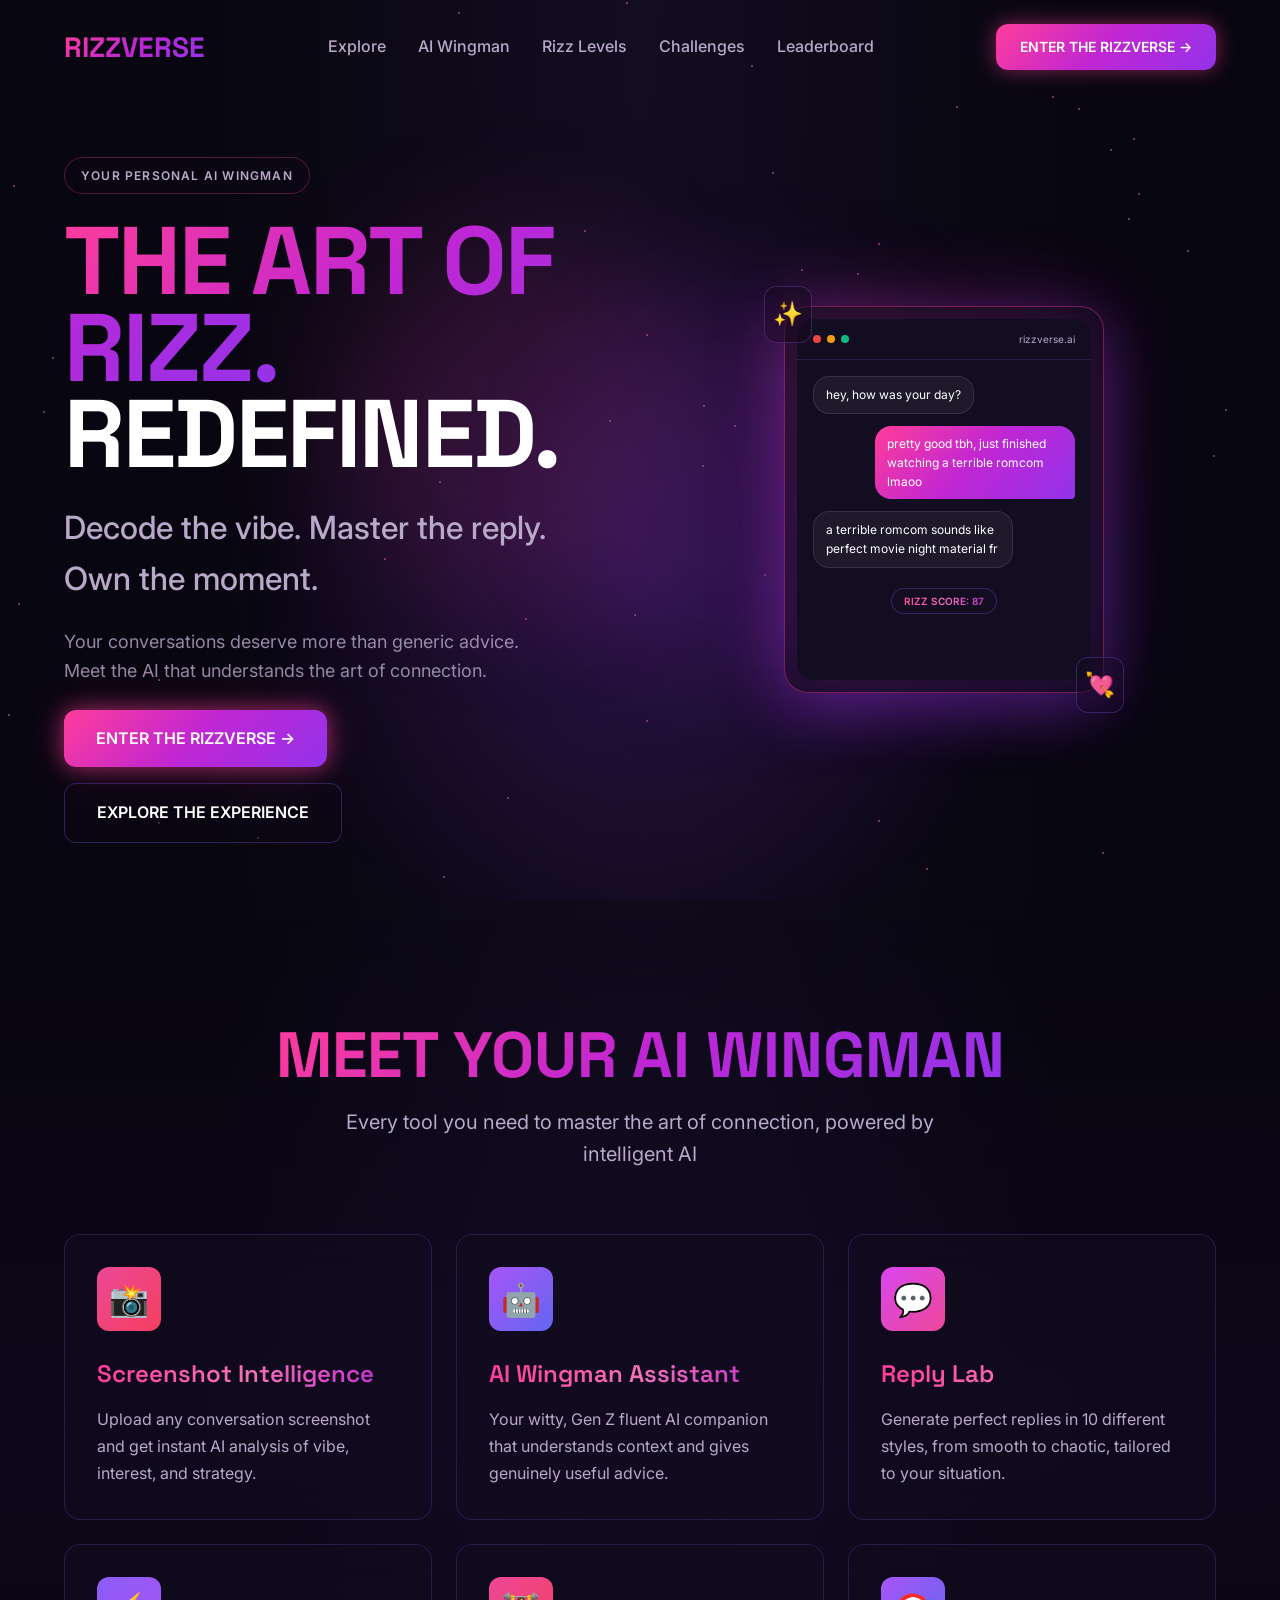
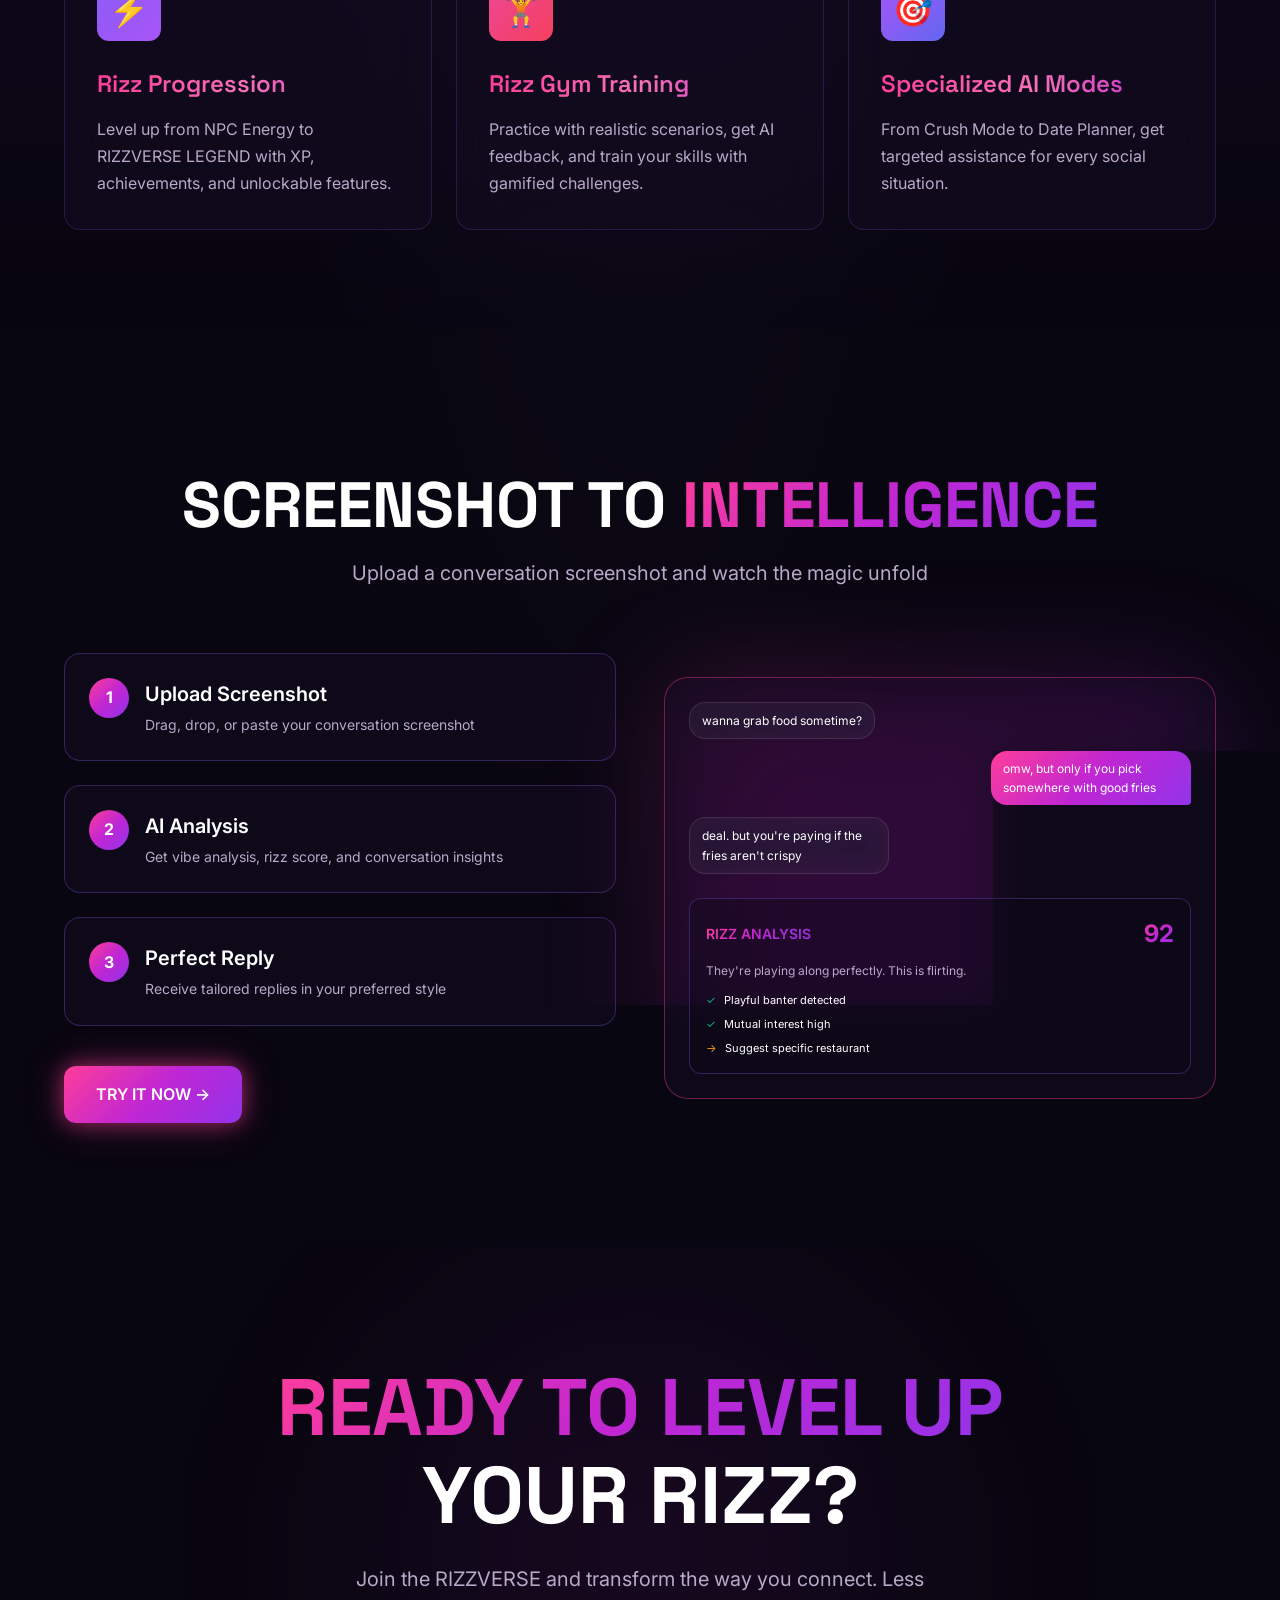
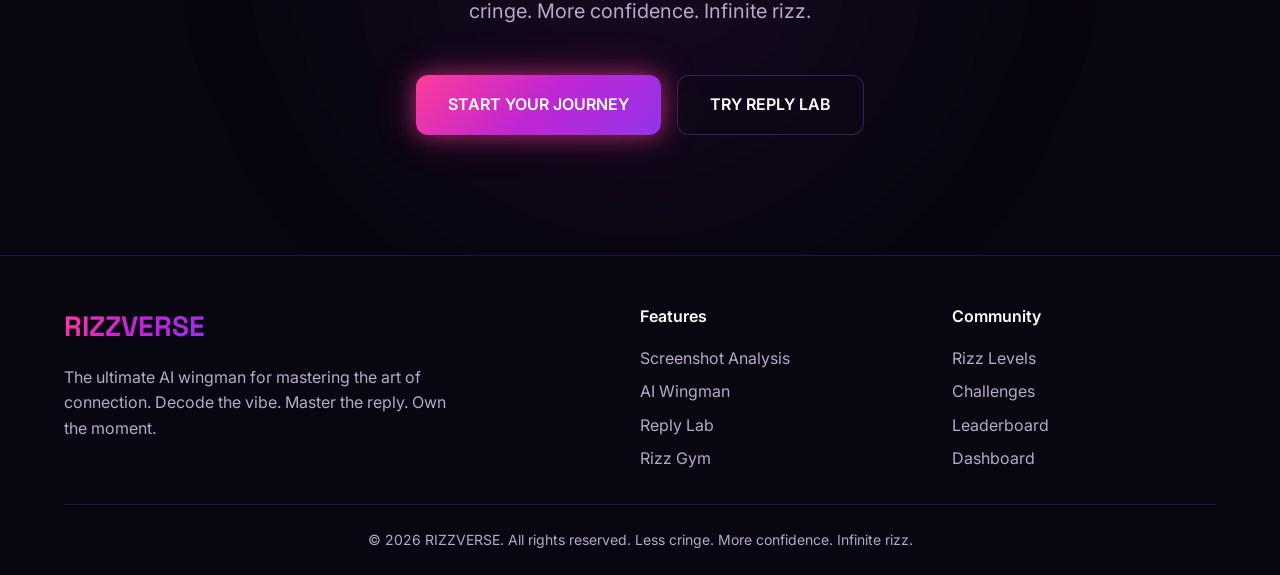
<file: index.html>
<!DOCTYPE html>
<html lang="en" class="dark">
<head>
    <meta charset="UTF-8">
    <meta name="viewport" content="width=device-width, initial-scale=1.0, maximum-scale=5.0">
    <title>RIZZVERSE | MASTER THE ART OF THE REPLY</title>
    <meta name="description" content="The ultimate AI wingman for Gen Z. Decode the vibe. Master the reply. Own the moment.">
    <meta name="keywords" content="rizz, ai wingman, dating advice, conversation assistant, flirting tips">
    
    <!-- Fonts -->
    <link rel="preconnect" href="https://fonts.googleapis.com">
    <link rel="preconnect" href="https://fonts.gstatic.com" crossorigin>
    <link href="https://fonts.googleapis.com/css2?family=Inter:wght@300;400;500;600;700;800;900&family=Space+Grotesk:wght@300;400;500;600;700&display=swap" rel="stylesheet">
    
    <!-- Icons -->
    <link rel="stylesheet" href="https://cdn.jsdelivr.net/npm/bootstrap-icons@1.11.1/font/bootstrap-icons.css">
    
    <!-- Styles -->
    <link rel="stylesheet" href="css/style.css">
    <link rel="stylesheet" href="css/animations.css">
    <link rel="stylesheet" href="css/mobile.css">
    
    <!-- Open Graph -->
    <meta property="og:title" content="RIZZVERSE | MASTER THE ART OF THE REPLY">
    <meta property="og:description" content="The ultimate AI wingman for Gen Z. Decode the vibe. Master the reply. Own the moment.">
    <meta property="og:type" content="website">
    <meta property="og:url" content="https://yourusername.github.io/rizzverse/">
    
    <!-- Twitter -->
    <meta name="twitter:card" content="summary_large_image">
    <meta name="twitter:title" content="RIZZVERSE | MASTER THE ART OF THE REPLY">
    <meta name="twitter:description" content="The ultimate AI wingman for Gen Z. Decode the vibe. Master the reply. Own the moment.">
</head>
<body>
    <!-- Particles Background -->
    <div class="particles" id="particles"></div>
    
    <!-- Navigation -->
    <nav class="navbar" id="navbar">
        <div class="nav-container">
            <a href="index.html" class="nav-logo">
                <span class="gradient-text">RIZZVERSE</span>
            </a>
            
            <button class="nav-toggle" id="navToggle" aria-label="Menu">
                <span></span>
                <span></span>
                <span></span>
            </button>
            
            <ul class="nav-menu" id="navMenu">
                <li class="nav-item">
                    <a href="#features" class="nav-link">Explore</a>
                </li>
                <li class="nav-item">
                    <a href="pages/wingman.html" class="nav-link">AI Wingman</a>
                </li>
                <li class="nav-item">
                    <a href="pages/levels.html" class="nav-link">Rizz Levels</a>
                </li>
                <li class="nav-item">
                    <a href="pages/challenges.html" class="nav-link">Challenges</a>
                </li>
                <li class="nav-item">
                    <a href="pages/leaderboard.html" class="nav-link">Leaderboard</a>
                </li>
                <li class="nav-item nav-item-mobile">
                    <a href="pages/analyse.html" class="nav-link">Get Started</a>
                </li>
            </ul>
            
            <div class="nav-actions">
                <a href="pages/analyse.html" class="btn btn-primary">
                    <span>ENTER THE RIZZVERSE →</span>
                </a>
            </div>
        </div>
    </nav>
    
    <!-- Hero Section -->
    <section class="hero">
        <div class="hero-bg">
            <div class="hero-gradient"></div>
            <div class="hero-orb hero-orb-1"></div>
            <div class="hero-orb hero-orb-2"></div>
        </div>
        
        <div class="hero-container">
            <div class="hero-content">
                <div class="hero-badge fade-up">
                    <span>YOUR PERSONAL AI WINGMAN</span>
                </div>
                
                <h1 class="hero-title fade-up delay-1">
                    <span class="gradient-text">THE ART OF RIZZ.</span><br>
                    <span class="text-white">REDEFINED.</span>
                </h1>
                
                <p class="hero-subtitle fade-up delay-2">
                    Decode the vibe. Master the reply. Own the moment.
                </p>
                
                <p class="hero-description fade-up delay-3">
                    Your conversations deserve more than generic advice. Meet the AI that understands the art of connection.
                </p>
                
                <div class="hero-actions fade-up delay-4">
                    <a href="pages/analyse.html" class="btn btn-primary btn-large glow-pink">
                        <span>ENTER THE RIZZVERSE →</span>
                    </a>
                    <a href="#demo" class="btn btn-glass btn-large">
                        <span>EXPLORE THE EXPERIENCE</span>
                    </a>
                </div>
            </div>
            
            <!-- Hero Visual -->
            <div class="hero-visual fade-up delay-5">
                <div class="phone-container">
                    <div class="phone-glow"></div>
                    <div class="phone-frame float">
                        <div class="phone-screen">
                            <div class="phone-header">
                                <div class="phone-dots">
                                    <span></span>
                                    <span></span>
                                    <span></span>
                                </div>
                                <div class="phone-url">rizzverse.ai</div>
                            </div>
                            <div class="phone-chat">
                                <div class="chat-message chat-message-left fade-in-left delay-6">
                                    <div class="chat-bubble glass-light">
                                        <p>hey, how was your day?</p>
                                    </div>
                                </div>
                                <div class="chat-message chat-message-right fade-in-right delay-7">
                                    <div class="chat-bubble chat-bubble-gradient">
                                        <p>pretty good tbh, just finished watching a terrible romcom lmaoo</p>
                                    </div>
                                </div>
                                <div class="chat-message chat-message-left fade-in-left delay-8">
                                    <div class="chat-bubble glass-light">
                                        <p>a terrible romcom sounds like perfect movie night material fr</p>
                                    </div>
                                </div>
                                <div class="chat-score fade-in delay-9">
                                    <span class="score-badge">RIZZ SCORE: 87</span>
                                </div>
                            </div>
                        </div>
                    </div>
                    <div class="floating-element floating-1">✨</div>
                    <div class="floating-element floating-2">💘</div>
                </div>
            </div>
        </div>
    </section>
    
    <!-- Features Section -->
    <section class="features" id="features">
        <div class="section-bg"></div>
        <div class="container">
            <div class="section-header fade-up">
                <h2 class="section-title">
                    <span class="gradient-text">MEET YOUR AI WINGMAN</span>
                </h2>
                <p class="section-subtitle">
                    Every tool you need to master the art of connection, powered by intelligent AI
                </p>
            </div>
            
            <div class="features-grid">
                <div class="feature-card fade-up delay-1">
                    <div class="feature-glow"></div>
                    <div class="feature-icon feature-icon-pink">📸</div>
                    <h3 class="feature-title gradient-text-horizontal">Screenshot Intelligence</h3>
                    <p class="feature-description">Upload any conversation screenshot and get instant AI analysis of vibe, interest, and strategy.</p>
                </div>
                
                <div class="feature-card fade-up delay-2">
                    <div class="feature-glow"></div>
                    <div class="feature-icon feature-icon-purple">🤖</div>
                    <h3 class="feature-title gradient-text-horizontal">AI Wingman Assistant</h3>
                    <p class="feature-description">Your witty, Gen Z fluent AI companion that understands context and gives genuinely useful advice.</p>
                </div>
                
                <div class="feature-card fade-up delay-3">
                    <div class="feature-glow"></div>
                    <div class="feature-icon feature-icon-magenta">💬</div>
                    <h3 class="feature-title gradient-text-horizontal">Reply Lab</h3>
                    <p class="feature-description">Generate perfect replies in 10 different styles, from smooth to chaotic, tailored to your situation.</p>
                </div>
                
                <div class="feature-card fade-up delay-1">
                    <div class="feature-glow"></div>
                    <div class="feature-icon feature-icon-violet">⚡</div>
                    <h3 class="feature-title gradient-text-horizontal">Rizz Progression</h3>
                    <p class="feature-description">Level up from NPC Energy to RIZZVERSE LEGEND with XP, achievements, and unlockable features.</p>
                </div>
                
                <div class="feature-card fade-up delay-2">
                    <div class="feature-glow"></div>
                    <div class="feature-icon feature-icon-pink">🏋️</div>
                    <h3 class="feature-title gradient-text-horizontal">Rizz Gym Training</h3>
                    <p class="feature-description">Practice with realistic scenarios, get AI feedback, and train your skills with gamified challenges.</p>
                </div>
                
                <div class="feature-card fade-up delay-3">
                    <div class="feature-glow"></div>
                    <div class="feature-icon feature-icon-purple">🎯</div>
                    <h3 class="feature-title gradient-text-horizontal">Specialized AI Modes</h3>
                    <p class="feature-description">From Crush Mode to Date Planner, get targeted assistance for every social situation.</p>
                </div>
            </div>
        </div>
    </section>
    
    <!-- Demo Section -->
    <section class="demo" id="demo">
        <div class="container">
            <div class="section-header fade-up">
                <h2 class="section-title">
                    <span class="text-white">SCREENSHOT TO </span>
                    <span class="gradient-text">INTELLIGENCE</span>
                </h2>
                <p class="section-subtitle">
                    Upload a conversation screenshot and watch the magic unfold
                </p>
            </div>
            
            <div class="demo-grid">
                <div class="demo-steps fade-up">
                    <div class="demo-step">
                        <div class="demo-step-number">1</div>
                        <div class="demo-step-content">
                            <h3>Upload Screenshot</h3>
                            <p>Drag, drop, or paste your conversation screenshot</p>
                        </div>
                    </div>
                    <div class="demo-step">
                        <div class="demo-step-number">2</div>
                        <div class="demo-step-content">
                            <h3>AI Analysis</h3>
                            <p>Get vibe analysis, rizz score, and conversation insights</p>
                        </div>
                    </div>
                    <div class="demo-step">
                        <div class="demo-step-number">3</div>
                        <div class="demo-step-content">
                            <h3>Perfect Reply</h3>
                            <p>Receive tailored replies in your preferred style</p>
                        </div>
                    </div>
                    <a href="pages/analyse.html" class="btn btn-primary btn-large glow-pink demo-btn">
                        <span>TRY IT NOW →</span>
                    </a>
                </div>
                
                <div class="demo-visual fade-up delay-2">
                    <div class="demo-glow"></div>
                    <div class="demo-card glass-strong">
                        <div class="demo-chat">
                            <div class="chat-message chat-message-left">
                                <div class="chat-bubble glass-light">
                                    <p>wanna grab food sometime?</p>
                                </div>
                            </div>
                            <div class="chat-message chat-message-right">
                                <div class="chat-bubble chat-bubble-gradient">
                                    <p>omw, but only if you pick somewhere with good fries</p>
                                </div>
                            </div>
                            <div class="chat-message chat-message-left">
                                <div class="chat-bubble glass-light">
                                    <p>deal. but you're paying if the fries aren't crispy</p>
                                </div>
                            </div>
                        </div>
                        <div class="demo-analysis">
                            <div class="analysis-header">
                                <span class="analysis-title gradient-text">RIZZ ANALYSIS</span>
                                <span class="analysis-score gradient-text">92</span>
                            </div>
                            <p class="analysis-vibe">They're playing along perfectly. This is flirting.</p>
                            <div class="analysis-points">
                                <div class="analysis-point">
                                    <span class="point-check">✓</span>
                                    <span>Playful banter detected</span>
                                </div>
                                <div class="analysis-point">
                                    <span class="point-check">✓</span>
                                    <span>Mutual interest high</span>
                                </div>
                                <div class="analysis-point">
                                    <span class="point-arrow">→</span>
                                    <span>Suggest specific restaurant</span>
                                </div>
                            </div>
                        </div>
                    </div>
                </div>
            </div>
        </div>
    </section>
    
    <!-- CTA Section -->
    <section class="cta">
        <div class="cta-bg">
            <div class="cta-orb"></div>
        </div>
        <div class="container">
            <div class="cta-content fade-up">
                <h2 class="cta-title">
                    <span class="gradient-text">READY TO LEVEL UP</span><br>
                    <span class="text-white">YOUR RIZZ?</span>
                </h2>
                <p class="cta-subtitle">
                    Join the RIZZVERSE and transform the way you connect. Less cringe. More confidence. Infinite rizz.
                </p>
                <div class="cta-actions">
                    <a href="pages/analyse.html" class="btn btn-primary btn-large glow-pink">
                        <span>START YOUR JOURNEY</span>
                    </a>
                    <a href="pages/reply-lab.html" class="btn btn-glass btn-large">
                        <span>TRY REPLY LAB</span>
                    </a>
                </div>
            </div>
        </div>
    </section>
    
    <!-- Footer -->
    <footer class="footer">
        <div class="container">
            <div class="footer-grid">
                <div class="footer-brand">
                    <a href="index.html" class="footer-logo">
                        <span class="gradient-text">RIZZVERSE</span>
                    </a>
                    <p class="footer-description">
                        The ultimate AI wingman for mastering the art of connection. Decode the vibe. Master the reply. Own the moment.
                    </p>
                </div>
                <div class="footer-links">
                    <h4>Features</h4>
                    <ul>
                        <li><a href="pages/analyse.html">Screenshot Analysis</a></li>
                        <li><a href="pages/wingman.html">AI Wingman</a></li>
                        <li><a href="pages/reply-lab.html">Reply Lab</a></li>
                        <li><a href="pages/gym.html">Rizz Gym</a></li>
                    </ul>
                </div>
                <div class="footer-links">
                    <h4>Community</h4>
                    <ul>
                        <li><a href="pages/levels.html">Rizz Levels</a></li>
                        <li><a href="pages/challenges.html">Challenges</a></li>
                        <li><a href="pages/leaderboard.html">Leaderboard</a></li>
                        <li><a href="pages/dashboard.html">Dashboard</a></li>
                    </ul>
                </div>
            </div>
            <div class="footer-bottom">
                <p>&copy; 2026 RIZZVERSE. All rights reserved. Less cringe. More confidence. Infinite rizz.</p>
            </div>
        </div>
    </footer>
    
    <!-- Scripts -->
    <script src="js/main.js"></script>
    <script src="js/animations.js"></script>
</body>
</html>
</file>
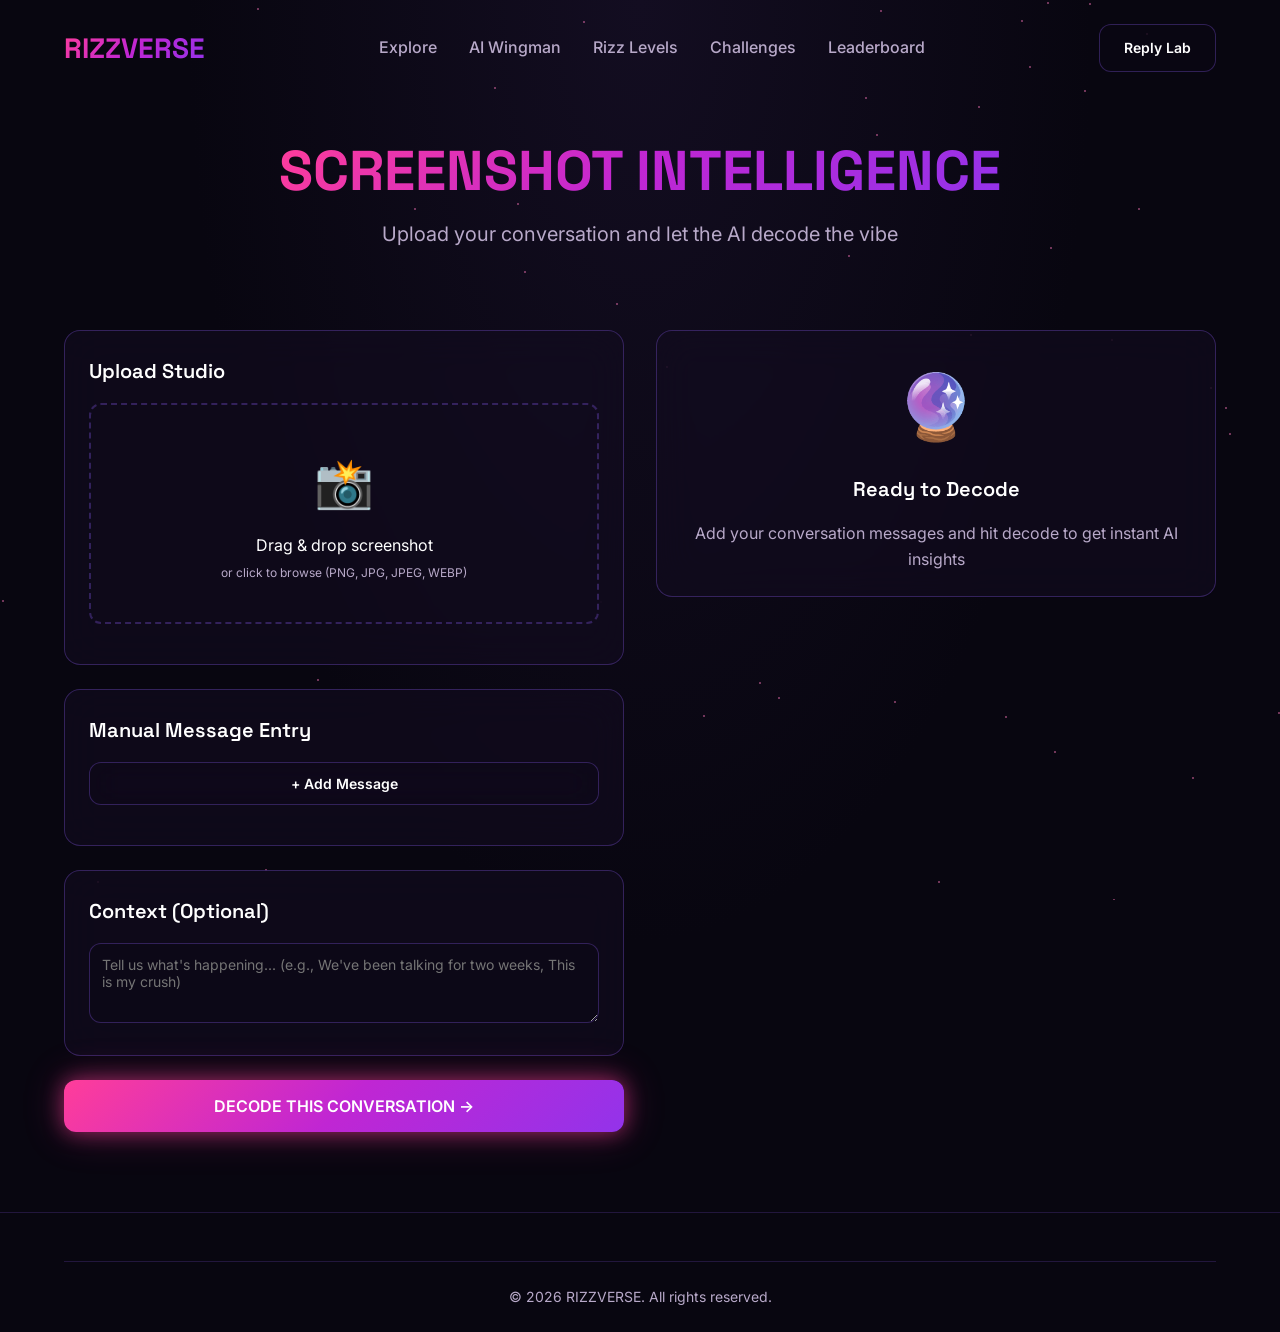
<file: pages/analyse.html>
<!DOCTYPE html>
<html lang="en" class="dark">
<head>
    <meta charset="UTF-8">
    <meta name="viewport" content="width=device-width, initial-scale=1.0, maximum-scale=5.0">
    <title>Screenshot Intelligence | RIZZVERSE</title>
    <meta name="description" content="Upload your conversation screenshot and get AI-powered analysis of vibe, interest, and strategy.">
    
    <link rel="preconnect" href="https://fonts.googleapis.com">
    <link rel="preconnect" href="https://fonts.gstatic.com" crossorigin>
    <link href="https://fonts.googleapis.com/css2?family=Inter:wght@300;400;500;600;700;800;900&family=Space+Grotesk:wght@300;400;500;600;700&display=swap" rel="stylesheet">
    <link rel="stylesheet" href="https://cdn.jsdelivr.net/npm/bootstrap-icons@1.11.1/font/bootstrap-icons.css">
    
    <link rel="stylesheet" href="../css/style.css">
    <link rel="stylesheet" href="../css/animations.css">
    <link rel="stylesheet" href="../css/mobile.css">
    <link rel="stylesheet" href="pages.css">
</head>
<body>
    <div class="particles" id="particles"></div>
    
    <nav class="navbar scrolled" id="navbar">
        <div class="nav-container">
            <a href="../index.html" class="nav-logo">
                <span class="gradient-text">RIZZVERSE</span>
            </a>
            <button class="nav-toggle" id="navToggle">
                <span></span><span></span><span></span>
            </button>
            <ul class="nav-menu" id="navMenu">
                <li class="nav-item"><a href="../index.html#features" class="nav-link">Explore</a></li>
                <li class="nav-item"><a href="wingman.html" class="nav-link">AI Wingman</a></li>
                <li class="nav-item"><a href="levels.html" class="nav-link">Rizz Levels</a></li>
                <li class="nav-item"><a href="challenges.html" class="nav-link">Challenges</a></li>
                <li class="nav-item"><a href="leaderboard.html" class="nav-link">Leaderboard</a></li>
            </ul>
            <div class="nav-actions">
                <a href="reply-lab.html" class="btn btn-glass">Reply Lab</a>
            </div>
        </div>
    </nav>
    
    <main class="page-main">
        <section class="page-hero">
            <div class="container">
                <div class="page-hero-content fade-up">
                    <h1 class="page-title">
                        <span class="gradient-text">SCREENSHOT INTELLIGENCE</span>
                    </h1>
                    <p class="page-subtitle">Upload your conversation and let the AI decode the vibe</p>
                </div>
            </div>
        </section>
        
        <section class="page-content">
            <div class="container">
                <div class="analyse-grid">
                    <div class="analyse-input fade-up">
                        <div class="card glass-strong">
                            <h2 class="card-title">Upload Studio</h2>
                            <div class="upload-zone" id="uploadZone">
                                <input type="file" id="fileInput" accept="image/*" hidden>
                                <div class="upload-icon">📸</div>
                                <p class="upload-text">Drag & drop screenshot</p>
                                <p class="upload-subtext">or click to browse (PNG, JPG, JPEG, WEBP)</p>
                            </div>
                            <div id="uploadPreview" class="upload-preview" style="display: none;"></div>
                        </div>
                        
                        <div class="card glass-strong">
                            <h3 class="card-title">Manual Message Entry</h3>
                            <button class="btn btn-glass" id="addMessageBtn" style="width: 100%; margin-bottom: 16px;">
                                + Add Message
                            </button>
                            <div id="messagesList" class="messages-list"></div>
                        </div>
                        
                        <div class="card glass-strong">
                            <h3 class="card-title">Context (Optional)</h3>
                            <textarea id="contextInput" class="input-textarea" placeholder="Tell us what's happening... (e.g., We've been talking for two weeks, This is my crush)"></textarea>
                        </div>
                        
                        <button class="btn btn-primary btn-large glow-pink" id="analyseBtn" style="width: 100%;">
                            <span>DECODE THIS CONVERSATION →</span>
                        </button>
                    </div>
                    
                    <div class="analyse-output fade-up delay-2">
                        <div id="processingState" class="card glass-strong" style="display: none;">
                            <h2 class="card-title text-center gradient-text">PROCESSING</h2>
                            <div class="processing-steps">
                                <div class="processing-step" data-step="1">
                                    <div class="step-number">01</div>
                                    <span>Extracting messages</span>
                                </div>
                                <div class="processing-step" data-step="2">
                                    <div class="step-number">02</div>
                                    <span>Understanding context</span>
                                </div>
                                <div class="processing-step" data-step="3">
                                    <div class="step-number">03</div>
                                    <span>Reading conversational tone</span>
                                </div>
                                <div class="processing-step" data-step="4">
                                    <div class="step-number">04</div>
                                    <span>Evaluating communication</span>
                                </div>
                                <div class="processing-step" data-step="5">
                                    <div class="step-number">05</div>
                                    <span>Generating your strategy</span>
                                </div>
                            </div>
                        </div>
                        
                        <div id="resultState" style="display: none;">
                            <div class="card glass-strong result-score">
                                <h2 class="card-title text-center">RIZZ SCORE</h2>
                                <div class="score-circle">
                                    <svg class="score-svg" viewBox="0 0 200 200">
                                        <circle cx="100" cy="100" r="88" stroke="rgba(147, 51, 234, 0.3)" stroke-width="12" fill="none"/>
                                        <circle cx="100" cy="100" r="88" stroke="url(#scoreGradient)" stroke-width="12" fill="none" 
                                                stroke-linecap="round" stroke-dasharray="0 553" id="scoreProgress"/>
                                        <defs>
                                            <linearGradient id="scoreGradient" x1="0%" y1="0%" x2="100%" y2="0%">
                                                <stop offset="0%" style="stop-color:#FF3D9A"/>
                                                <stop offset="50%" style="stop-color:#C026D3"/>
                                                <stop offset="100%" style="stop-color:#9333EA"/>
                                            </linearGradient>
                                        </defs>
                                    </svg>
                                    <div class="score-text">
                                        <span class="score-number" id="scoreNumber">0</span>
                                        <span class="score-total">/ 100</span>
                                    </div>
                                </div>
                                <p class="score-vibe">Vibe: <span id="vibeText">Loading...</span></p>
                            </div>
                            
                            <div class="card glass-strong">
                                <h3 class="card-title gradient-text-horizontal">AI VERDICT</h3>
                                <p id="verdictText" class="verdict-text"></p>
                            </div>
                            
                            <div class="card glass-strong">
                                <h3 class="card-title gradient-text-horizontal">WHAT TO DO NEXT</h3>
                                <div id="suggestionsList" class="suggestions-list"></div>
                            </div>
                            
                            <div class="result-actions">
                                <button class="btn btn-glass" id="analyseAgainBtn" style="flex: 1;">ANALYZE ANOTHER</button>
                                <a href="reply-lab.html" class="btn btn-primary" style="flex: 1; text-align: center;">GO TO REPLY LAB →</a>
                            </div>
                        </div>
                        
                        <div id="initialState" class="card glass-strong text-center">
                            <div class="initial-icon">🔮</div>
                            <h2 class="card-title">Ready to Decode</h2>
                            <p class="initial-text">Add your conversation messages and hit decode to get instant AI insights</p>
                        </div>
                    </div>
                </div>
            </div>
        </section>
    </main>
    
    <footer class="footer">
        <div class="container">
            <div class="footer-bottom">
                <p>&copy; 2026 RIZZVERSE. All rights reserved.</p>
            </div>
        </div>
    </footer>
    
    <script src="../js/main.js"></script>
    <script src="../js/animations.js"></script>
    <script src="analyse.js"></script>
</body>
</html>
</file>
<file: css/style.css>
/* RIZZVERSE - Main Styles */
:root {
    --bg-primary: #080610;
    --bg-secondary: #0D0917;
    --bg-tertiary: #130D21;
    --primary-pink: #FF3D9A;
    --primary-magenta: #C026D3;
    --primary-purple: #9333EA;
    --secondary-violet: #8B5CF6;
    --secondary-rose: #F472B6;
    --secondary-lavender: #D8B4FE;
    --accent-white: #FFFFFF;
    --accent-soft: #B8A9C9;
    --gradient-primary: linear-gradient(135deg, #FF3D9A 0%, #C026D3 50%, #9333EA 100%);
    --gradient-horizontal: linear-gradient(90deg, #FF3D9A 0%, #F472B6 50%, #C026D3 100%);
}

* {
    margin: 0;
    padding: 0;
    box-sizing: border-box;
}

html {
    scroll-behavior: smooth;
    scroll-padding-top: 100px;
}

body {
    background: radial-gradient(ellipse at top, var(--bg-tertiary) 0%, var(--bg-primary) 50%, var(--bg-primary) 100%);
    color: var(--accent-white);
    font-family: 'Inter', -apple-system, BlinkMacSystemFont, 'Segoe UI', 'Roboto', 'Oxygen',
        'Ubuntu', 'Cantarell', 'Fira Sans', 'Droid Sans', 'Helvetica Neue',
        sans-serif;
    line-height: 1.6;
    overflow-x: hidden;
    -webkit-font-smoothing: antialiased;
    -moz-osx-font-smoothing: grayscale;
}

/* Scrollbar */
::-webkit-scrollbar {
    width: 8px;
}

::-webkit-scrollbar-track {
    background: rgba(13, 9, 23, 0.5);
}

::-webkit-scrollbar-thumb {
    background: var(--gradient-primary);
    border-radius: 4px;
}

::-webkit-scrollbar-thumb:hover {
    background: linear-gradient(180deg, var(--secondary-rose) 0%, var(--primary-purple) 100%);
}

/* Particles */
.particles {
    position: fixed;
    top: 0;
    left: 0;
    width: 100%;
    height: 100%;
    pointer-events: none;
    z-index: 0;
    overflow: hidden;
}

.particle {
    position: absolute;
    width: 2px;
    height: 2px;
    background: rgba(244, 114, 182, 0.6);
    border-radius: 50%;
    animation: float 20s infinite linear;
}

/* Typography */
.gradient-text {
    background: var(--gradient-primary);
    -webkit-background-clip: text;
    -webkit-text-fill-color: transparent;
    background-clip: text;
}

.gradient-text-horizontal {
    background: var(--gradient-horizontal);
    -webkit-background-clip: text;
    -webkit-text-fill-color: transparent;
    background-clip: text;
}

.text-white {
    color: var(--accent-white);
}

/* Glassmorphism */
.glass {
    background: rgba(13, 9, 23, 0.4);
    backdrop-filter: blur(16px) saturate(180%);
    -webkit-backdrop-filter: blur(16px) saturate(180%);
    border: 1px solid rgba(139, 92, 246, 0.3);
}

.glass-strong {
    background: rgba(19, 13, 33, 0.6);
    backdrop-filter: blur(20px) saturate(200%);
    -webkit-backdrop-filter: blur(20px) saturate(200%);
    border: 1px solid rgba(192, 38, 211, 0.4);
}

.glass-light {
    background: rgba(255, 255, 255, 0.05);
    backdrop-filter: blur(12px) saturate(150%);
    -webkit-backdrop-filter: blur(12px) saturate(150%);
    border: 1px solid rgba(255, 255, 255, 0.1);
}

/* Buttons */
.btn {
    display: inline-flex;
    align-items: center;
    justify-content: center;
    padding: 12px 24px;
    border-radius: 12px;
    font-family: 'Inter', sans-serif;
    font-size: 14px;
    font-weight: 600;
    text-decoration: none;
    border: none;
    cursor: pointer;
    transition: all 0.3s ease;
    position: relative;
    overflow: hidden;
    white-space: nowrap;
}

.btn-primary {
    background: var(--gradient-primary);
    color: white;
    box-shadow: 0 0 20px rgba(255, 61, 154, 0.5);
}

.btn-primary:hover {
    transform: scale(1.05);
    box-shadow: 0 0 40px rgba(192, 38, 211, 0.8);
}

.btn-glass {
    background: rgba(13, 9, 23, 0.4);
    backdrop-filter: blur(16px);
    color: white;
    border: 1px solid rgba(139, 92, 246, 0.3);
}

.btn-glass:hover {
    transform: scale(1.05);
    border-color: rgba(255, 61, 154, 0.5);
    background: rgba(19, 13, 33, 0.6);
}

.btn-large {
    padding: 16px 32px;
    font-size: 16px;
}

.glow-pink {
    box-shadow: 0 0 20px rgba(255, 61, 154, 0.5), 0 0 40px rgba(255, 61, 154, 0.3);
}

/* Container */
.container {
    max-width: 1200px;
    margin: 0 auto;
    padding: 0 24px;
    position: relative;
    z-index: 1;
}

/* Navbar */
.navbar {
    position: fixed;
    top: 0;
    left: 0;
    right: 0;
    z-index: 1000;
    padding: 24px 0;
    transition: all 0.3s ease;
}

.navbar.scrolled {
    padding: 12px 0;
    background: rgba(13, 9, 23, 0.8);
    backdrop-filter: blur(20px);
    border-bottom: 1px solid rgba(139, 92, 246, 0.3);
}

.nav-container {
    max-width: 1200px;
    margin: 0 auto;
    padding: 0 24px;
    display: flex;
    align-items: center;
    justify-content: space-between;
}

.nav-logo {
    font-family: 'Space Grotesk', sans-serif;
    font-size: 28px;
    font-weight: 700;
    text-decoration: none;
    transition: transform 0.3s ease;
}

.nav-logo:hover {
    transform: scale(1.05);
}

.nav-menu {
    display: flex;
    list-style: none;
    gap: 32px;
    align-items: center;
}

.nav-link {
    color: var(--accent-soft);
    text-decoration: none;
    font-weight: 500;
    transition: color 0.3s ease;
    position: relative;
}

.nav-link:hover {
    color: white;
}

.nav-link::after {
    content: '';
    position: absolute;
    bottom: -4px;
    left: 0;
    width: 0;
    height: 2px;
    background: var(--gradient-primary);
    transition: width 0.3s ease;
}

.nav-link:hover::after {
    width: 100%;
}

.nav-actions {
    display: flex;
    align-items: center;
    gap: 16px;
}

.nav-toggle {
    display: none;
    background: transparent;
    border: none;
    cursor: pointer;
    padding: 8px;
}

.nav-toggle span {
    display: block;
    width: 25px;
    height: 2px;
    background: white;
    margin: 5px 0;
    transition: 0.3s;
}

.nav-item-mobile {
    display: none;
}

/* Hero Section */
.hero {
    min-height: 100vh;
    position: relative;
    display: flex;
    align-items: center;
    padding-top: 100px;
    overflow: hidden;
}

.hero-bg {
    position: absolute;
    inset: 0;
    z-index: 0;
}

.hero-gradient {
    position: absolute;
    top: 20%;
    left: 50%;
    transform: translateX(-50%);
    width: 800px;
    height: 800px;
    background: radial-gradient(circle, rgba(147, 51, 234, 0.2) 0%, transparent 70%);
}

.hero-orb {
    position: absolute;
    border-radius: 50%;
    filter: blur(60px);
    animation: pulse 4s ease-in-out infinite;
}

.hero-orb-1 {
    top: 25%;
    left: 25%;
    width: 384px;
    height: 384px;
    background: rgba(255, 61, 154, 0.1);
    animation-delay: 0s;
}

.hero-orb-2 {
    bottom: 25%;
    right: 25%;
    width: 384px;
    height: 384px;
    background: rgba(147, 51, 234, 0.1);
    animation-delay: 2s;
}

.hero-container {
    max-width: 1200px;
    margin: 0 auto;
    padding: 0 24px;
    display: grid;
    grid-template-columns: 1fr 1fr;
    gap: 64px;
    align-items: center;
    position: relative;
    z-index: 1;
}

.hero-content {
    display: flex;
    flex-direction: column;
    gap: 24px;
}

.hero-badge {
    display: inline-flex;
    padding: 8px 16px;
    background: rgba(13, 9, 23, 0.4);
    backdrop-filter: blur(16px);
    border: 1px solid rgba(255, 61, 154, 0.3);
    border-radius: 50px;
    font-size: 12px;
    font-weight: 600;
    letter-spacing: 0.1em;
    color: var(--accent-soft);
    width: fit-content;
}

.hero-title {
    font-family: 'Space Grotesk', sans-serif;
    font-size: clamp(48px, 8vw, 96px);
    font-weight: 700;
    line-height: 0.9;
    letter-spacing: -0.02em;
}

.hero-subtitle {
    font-size: clamp(24px, 4vw, 32px);
    color: var(--accent-soft);
    font-weight: 500;
}

.hero-description {
    font-size: 18px;
    color: rgba(184, 169, 201, 0.8);
    max-width: 500px;
}

.hero-actions {
    display: flex;
    gap: 16px;
    flex-wrap: wrap;
}

.hero-visual {
    display: flex;
    justify-content: center;
    align-items: center;
}

.phone-container {
    position: relative;
    max-width: 320px;
    width: 100%;
}

.phone-glow {
    position: absolute;
    inset: 0;
    background: var(--gradient-primary);
    border-radius: 24px;
    filter: blur(40px);
    opacity: 0.3;
    animation: pulse 3s ease-in-out infinite;
}

.phone-frame {
    position: relative;
    background: rgba(19, 13, 33, 0.6);
    backdrop-filter: blur(20px);
    border-radius: 24px;
    padding: 12px;
    border: 1px solid rgba(255, 61, 154, 0.4);
    box-shadow: 0 20px 60px rgba(147, 51, 234, 0.3);
}

.phone-screen {
    background: var(--bg-tertiary);
    border-radius: 16px;
    overflow: hidden;
}

.phone-header {
    display: flex;
    align-items: center;
    justify-content: space-between;
    padding: 12px 16px;
    border-bottom: 1px solid rgba(139, 92, 246, 0.2);
}

.phone-dots {
    display: flex;
    gap: 6px;
}

.phone-dots span {
    width: 8px;
    height: 8px;
    border-radius: 50%;
}

.phone-dots span:nth-child(1) { background: #ef4444; }
.phone-dots span:nth-child(2) { background: #f59e0b; }
.phone-dots span:nth-child(3) { background: #10b981; }

.phone-url {
    font-size: 10px;
    color: var(--accent-soft);
}

.phone-chat {
    padding: 16px;
    display: flex;
    flex-direction: column;
    gap: 12px;
    min-height: 320px;
}

.chat-message {
    display: flex;
}

.chat-message-left {
    justify-content: flex-start;
}

.chat-message-right {
    justify-content: flex-end;
}

.chat-bubble {
    max-width: 200px;
    padding: 8px 12px;
    border-radius: 16px;
    font-size: 12px;
}

.chat-bubble-left {
    border-bottom-left-radius: 4px;
}

.chat-bubble-right {
    border-bottom-right-radius: 4px;
}

.chat-bubble-gradient {
    background: var(--gradient-primary);
    color: white;
    border-bottom-right-radius: 4px;
}

.chat-score {
    display: flex;
    justify-content: center;
    margin-top: 8px;
}

.score-badge {
    padding: 4px 12px;
    background: rgba(13, 9, 23, 0.6);
    backdrop-filter: blur(12px);
    border: 1px solid rgba(139, 92, 246, 0.3);
    border-radius: 50px;
    font-size: 10px;
    font-weight: 600;
    background: var(--gradient-horizontal);
    -webkit-background-clip: text;
    -webkit-text-fill-color: transparent;
}

.floating-element {
    position: absolute;
    font-size: 24px;
    padding: 8px;
    background: rgba(13, 9, 23, 0.4);
    backdrop-filter: blur(16px);
    border-radius: 12px;
    border: 1px solid rgba(139, 92, 246, 0.3);
    animation: float 4s ease-in-out infinite;
}

.floating-1 {
    top: -20px;
    left: -20px;
    animation-delay: 0s;
}

.floating-2 {
    bottom: -20px;
    right: -20px;
    animation-delay: 2s;
}

/* Sections */
.features, .demo, .cta {
    padding: 120px 0;
    position: relative;
}

.section-bg {
    position: absolute;
    inset: 0;
    background: linear-gradient(to bottom, transparent, rgba(147, 51, 234, 0.05), transparent);
}

.section-header {
    text-align: center;
    margin-bottom: 64px;
    position: relative;
    z-index: 1;
}

.section-title {
    font-family: 'Space Grotesk', sans-serif;
    font-size: clamp(40px, 6vw, 64px);
    font-weight: 700;
    margin-bottom: 16px;
    line-height: 1.1;
}

.section-subtitle {
    font-size: 20px;
    color: var(--accent-soft);
    max-width: 600px;
    margin: 0 auto;
}

/* Features Grid */
.features-grid {
    display: grid;
    grid-template-columns: repeat(auto-fit, minmax(350px, 1fr));
    gap: 24px;
    position: relative;
    z-index: 1;
}

.feature-card {
    position: relative;
    background: rgba(19, 13, 33, 0.6);
    backdrop-filter: blur(20px);
    border-radius: 16px;
    padding: 32px;
    border: 1px solid rgba(139, 92, 246, 0.2);
    transition: all 0.3s ease;
    overflow: hidden;
}

.feature-card:hover {
    transform: scale(1.02) translateY(-5px);
    border-color: rgba(255, 61, 154, 0.4);
}

.feature-glow {
    position: absolute;
    inset: 0;
    background: var(--gradient-primary);
    opacity: 0;
    filter: blur(40px);
    transition: opacity 0.5s ease;
}

.feature-card:hover .feature-glow {
    opacity: 0.1;
}

.feature-icon {
    width: 64px;
    height: 64px;
    border-radius: 12px;
    display: flex;
    align-items: center;
    justify-content: center;
    font-size: 32px;
    margin-bottom: 24px;
    position: relative;
    z-index: 1;
    transition: transform 0.3s ease;
}

.feature-card:hover .feature-icon {
    transform: scale(1.1);
}

.feature-icon-pink { background: linear-gradient(135deg, #ec4899, #f43f5e); }
.feature-icon-purple { background: linear-gradient(135deg, #a855f7, #6366f1); }
.feature-icon-magenta { background: linear-gradient(135deg, #d946ef, #ec4899); }
.feature-icon-violet { background: linear-gradient(135deg, #8b5cf6, #a855f7); }

.feature-title {
    font-size: 24px;
    font-weight: 600;
    margin-bottom: 12px;
    font-family: 'Space Grotesk', sans-serif;
    position: relative;
    z-index: 1;
}

.feature-description {
    color: var(--accent-soft);
    line-height: 1.7;
    position: relative;
    z-index: 1;
}

/* Demo Section */
.demo-grid {
    display: grid;
    grid-template-columns: 1fr 1fr;
    gap: 48px;
    align-items: center;
}

.demo-steps {
    display: flex;
    flex-direction: column;
    gap: 24px;
}

.demo-step {
    display: flex;
    gap: 16px;
    align-items: flex-start;
    padding: 24px;
    background: rgba(19, 13, 33, 0.6);
    backdrop-filter: blur(20px);
    border-radius: 16px;
    border: 1px solid rgba(139, 92, 246, 0.3);
    transition: all 0.3s ease;
}

.demo-step:hover {
    border-color: rgba(255, 61, 154, 0.4);
    transform: translateX(8px);
}

.demo-step-number {
    width: 40px;
    height: 40px;
    border-radius: 50%;
    background: var(--gradient-primary);
    display: flex;
    align-items: center;
    justify-content: center;
    font-weight: 700;
    flex-shrink: 0;
}

.demo-step-content h3 {
    font-size: 20px;
    font-weight: 600;
    margin-bottom: 4px;
}

.demo-step-content p {
    color: var(--accent-soft);
    font-size: 14px;
}

.demo-btn {
    margin-top: 16px;
    align-self: flex-start;
}

.demo-visual {
    position: relative;
}

.demo-glow {
    position: absolute;
    inset: 0;
    background: var(--gradient-primary);
    border-radius: 24px;
    filter: blur(60px);
    opacity: 0.2;
}

.demo-card {
    position: relative;
    border-radius: 24px;
    padding: 24px;
    border: 1px solid rgba(255, 61, 154, 0.4);
}

.demo-chat {
    display: flex;
    flex-direction: column;
    gap: 12px;
    margin-bottom: 24px;
}

.demo-analysis {
    padding: 16px;
    background: rgba(13, 9, 23, 0.4);
    border-radius: 12px;
    border: 1px solid rgba(139, 92, 246, 0.3);
}

.analysis-header {
    display: flex;
    justify-content: space-between;
    align-items: center;
    margin-bottom: 8px;
}

.analysis-title {
    font-weight: 600;
    font-size: 14px;
}

.analysis-score {
    font-size: 24px;
    font-weight: 700;
}

.analysis-vibe {
    font-size: 12px;
    color: var(--accent-soft);
    margin-bottom: 12px;
}

.analysis-points {
    display: flex;
    flex-direction: column;
    gap: 6px;
}

.analysis-point {
    display: flex;
    align-items: center;
    gap: 8px;
    font-size: 11px;
}

.point-check {
    color: #10b981;
}

.point-arrow {
    color: #f59e0b;
}

/* CTA Section */
.cta {
    position: relative;
    overflow: hidden;
}

.cta-bg {
    position: absolute;
    inset: 0;
}

.cta-orb {
    position: absolute;
    top: 50%;
    left: 50%;
    transform: translate(-50%, -50%);
    width: 800px;
    height: 800px;
    background: radial-gradient(circle, rgba(192, 38, 211, 0.1) 0%, transparent 70%);
    filter: blur(80px);
}

.cta-content {
    text-align: center;
    position: relative;
    z-index: 1;
    max-width: 800px;
    margin: 0 auto;
}

.cta-title {
    font-family: 'Space Grotesk', sans-serif;
    font-size: clamp(48px, 8vw, 80px);
    font-weight: 700;
    line-height: 1.1;
    margin-bottom: 24px;
}

.cta-subtitle {
    font-size: 20px;
    color: var(--accent-soft);
    margin-bottom: 48px;
    max-width: 600px;
    margin-left: auto;
    margin-right: auto;
}

.cta-actions {
    display: flex;
    gap: 16px;
    justify-content: center;
    flex-wrap: wrap;
}

/* Footer */
.footer {
    border-top: 1px solid rgba(139, 92, 246, 0.2);
    padding: 48px 0 24px;
    position: relative;
    z-index: 1;
}

.footer-grid {
    display: grid;
    grid-template-columns: 2fr 1fr 1fr;
    gap: 48px;
    margin-bottom: 32px;
}

.footer-logo {
    font-family: 'Space Grotesk', sans-serif;
    font-size: 28px;
    font-weight: 700;
    text-decoration: none;
    display: inline-block;
    margin-bottom: 16px;
}

.footer-description {
    color: var(--accent-soft);
    max-width: 400px;
}

.footer-links h4 {
    font-size: 16px;
    font-weight: 600;
    margin-bottom: 16px;
}

.footer-links ul {
    list-style: none;
    display: flex;
    flex-direction: column;
    gap: 8px;
}

.footer-links a {
    color: var(--accent-soft);
    text-decoration: none;
    transition: color 0.3s ease;
}

.footer-links a:hover {
    color: white;
}

.footer-bottom {
    padding-top: 24px;
    border-top: 1px solid rgba(139, 92, 246, 0.2);
    text-align: center;
    color: var(--accent-soft);
    font-size: 14px;
}
</file>
<file: css/animations.css>
/* Animations */
@keyframes float {
    0%, 100% {
        transform: translateY(0px);
    }
    50% {
        transform: translateY(-20px);
    }
}

@keyframes pulse {
    0%, 100% {
        opacity: 0.5;
        transform: scale(1);
    }
    50% {
        opacity: 0.8;
        transform: scale(1.05);
    }
}

@keyframes glow {
    0%, 100% {
        box-shadow: 0 0 20px rgba(255, 61, 154, 0.5);
    }
    50% {
        box-shadow: 0 0 40px rgba(192, 38, 211, 0.8);
    }
}

@keyframes slideUp {
    from {
        opacity: 0;
        transform: translateY(30px);
    }
    to {
        opacity: 1;
        transform: translateY(0);
    }
}

@keyframes slideDown {
    from {
        opacity: 0;
        transform: translateY(-30px);
    }
    to {
        opacity: 1;
        transform: translateY(0);
    }
}

@keyframes slideLeft {
    from {
        opacity: 0;
        transform: translateX(-30px);
    }
    to {
        opacity: 1;
        transform: translateX(0);
    }
}

@keyframes slideRight {
    from {
        opacity: 0;
        transform: translateX(30px);
    }
    to {
        opacity: 1;
        transform: translateX(0);
    }
}

@keyframes fadeIn {
    from {
        opacity: 0;
    }
    to {
        opacity: 1;
    }
}

@keyframes scaleIn {
    from {
        opacity: 0;
        transform: scale(0.8);
    }
    to {
        opacity: 1;
        transform: scale(1);
    }
}

/* Animation Classes */
.fade-up {
    opacity: 0;
    animation: slideUp 0.8s ease forwards;
}

.fade-in {
    opacity: 0;
    animation: fadeIn 0.8s ease forwards;
}

.fade-in-left {
    opacity: 0;
    animation: slideLeft 0.6s ease forwards;
}

.fade-in-right {
    opacity: 0;
    animation: slideRight 0.6s ease forwards;
}

.scale-in {
    opacity: 0;
    animation: scaleIn 0.8s ease forwards;
}

.float {
    animation: float 6s ease-in-out infinite;
}

.pulse {
    animation: pulse 4s ease-in-out infinite;
}

.glow-animation {
    animation: glow 2s ease-in-out infinite;
}

/* Delays */
.delay-1 { animation-delay: 0.1s; }
.delay-2 { animation-delay: 0.2s; }
.delay-3 { animation-delay: 0.3s; }
.delay-4 { animation-delay: 0.4s; }
.delay-5 { animation-delay: 0.5s; }
.delay-6 { animation-delay: 0.6s; }
.delay-7 { animation-delay: 0.7s; }
.delay-8 { animation-delay: 0.8s; }
.delay-9 { animation-delay: 0.9s; }
.delay-10 { animation-delay: 1.0s; }

/* Scroll Animations */
.animate-on-scroll {
    opacity: 0;
    transform: translateY(30px);
    transition: all 0.8s ease;
}

.animate-on-scroll.animated {
    opacity: 1;
    transform: translateY(0);
}

/* Reduced Motion */
@media (prefers-reduced-motion: reduce) {
    *,
    *::before,
    *::after {
        animation-duration: 0.01ms !important;
        animation-iteration-count: 1 !important;
        transition-duration: 0.01ms !important;
    }
    
    html {
        scroll-behavior: auto;
    }
}
</file>
<file: css/mobile.css>
/* Mobile Responsive Styles */
@media (max-width: 968px) {
    .hero-container {
        grid-template-columns: 1fr;
        gap: 48px;
        text-align: center;
    }
    
    .hero-content {
        align-items: center;
    }
    
    .hero-description {
        max-width: 100%;
    }
    
    .demo-grid {
        grid-template-columns: 1fr;
        gap: 32px;
    }
    
    .demo-btn {
        align-self: center;
    }
    
    .footer-grid {
        grid-template-columns: 1fr;
        gap: 32px;
    }
}

@media (max-width: 768px) {
    .nav-menu {
        position: fixed;
        left: -100%;
        top: 80px;
        flex-direction: column;
        background: rgba(13, 9, 23, 0.95);
        backdrop-filter: blur(20px);
        width: 100%;
        text-align: center;
        transition: 0.3s;
        box-shadow: 0 10px 27px rgba(0, 0, 0, 0.05);
        border-bottom: 1px solid rgba(139, 92, 246, 0.3);
        padding: 24px 0;
        gap: 16px;
    }
    
    .nav-menu.active {
        left: 0;
    }
    
    .nav-item {
        margin: 8px 0;
    }
    
    .nav-item-mobile {
        display: block;
    }
    
    .nav-actions {
        display: none;
    }
    
    .nav-toggle {
        display: block;
    }
    
    .nav-toggle.active span:nth-child(2) {
        opacity: 0;
    }
    
    .nav-toggle.active span:nth-child(1) {
        transform: translateY(7px) rotate(45deg);
    }
    
    .nav-toggle.active span:nth-child(3) {
        transform: translateY(-7px) rotate(-45deg);
    }
    
    .hero {
        padding-top: 120px;
    }
    
    .hero-actions {
        flex-direction: column;
        width: 100%;
    }
    
    .hero-actions .btn {
        width: 100%;
    }
    
    .features-grid {
        grid-template-columns: 1fr;
    }
    
    .feature-card {
        padding: 24px;
    }
    
    .cta-actions {
        flex-direction: column;
        width: 100%;
    }
    
    .cta-actions .btn {
        width: 100%;
    }
    
    .container {
        padding: 0 16px;
    }
    
    .nav-container {
        padding: 0 16px;
    }
    
    .phone-container {
        max-width: 280px;
    }
    
    .chat-bubble {
        max-width: 160px;
        font-size: 11px;
    }
}

@media (max-width: 480px) {
    .hero-title {
        font-size: 42px;
    }
    
    .hero-subtitle {
        font-size: 22px;
    }
    
    .section-title {
        font-size: 36px;
    }
    
    .section-subtitle {
        font-size: 18px;
    }
    
    .cta-title {
        font-size: 42px;
    }
    
    .cta-subtitle {
        font-size: 18px;
    }
    
    .features, .demo, .cta {
        padding: 80px 0;
    }
    
    .feature-card {
        padding: 20px;
    }
    
    .demo-step {
        padding: 16px;
    }
    
    .phone-chat {
        min-height: 280px;
        padding: 12px;
    }
}
</file>
<file: pages/pages.css>
/* Pages CSS */
.page-main {
    padding-top: 80px;
    min-height: 100vh;
}

.page-hero {
    padding: 60px 0 40px;
    text-align: center;
    position: relative;
}

.page-hero-content {
    max-width: 800px;
    margin: 0 auto;
}

.page-title {
    font-family: 'Space Grotesk', sans-serif;
    font-size: clamp(36px, 6vw, 56px);
    font-weight: 700;
    margin-bottom: 16px;
    line-height: 1.1;
}

.page-subtitle {
    font-size: 20px;
    color: var(--accent-soft);
}

.page-content {
    padding: 40px 0 80px;
}

.analyse-grid {
    display: grid;
    grid-template-columns: 1fr 1fr;
    gap: 32px;
}

.card {
    background: rgba(19, 13, 33, 0.6);
    backdrop-filter: blur(20px);
    border-radius: 16px;
    padding: 24px;
    border: 1px solid rgba(139, 92, 246, 0.3);
    margin-bottom: 24px;
}

.card-title {
    font-size: 20px;
    font-weight: 600;
    margin-bottom: 16px;
    font-family: 'Space Grotesk', sans-serif;
}

.text-center {
    text-align: center;
}

.upload-zone {
    border: 2px dashed rgba(139, 92, 246, 0.3);
    border-radius: 12px;
    padding: 40px 20px;
    text-align: center;
    cursor: pointer;
    transition: all 0.3s ease;
    margin-bottom: 16px;
}

.upload-zone:hover {
    border-color: var(--primary-pink);
    background: rgba(255, 61, 154, 0.05);
}

.upload-icon {
    font-size: 48px;
    margin-bottom: 12px;
}

.upload-text {
    font-size: 16px;
    margin-bottom: 4px;
}

.upload-subtext {
    font-size: 12px;
    color: var(--accent-soft);
}

.upload-preview {
    margin-top: 16px;
}

.messages-list {
    display: flex;
    flex-direction: column;
    gap: 8px;
    max-height: 200px;
    overflow-y: auto;
}

.message-item {
    padding: 8px;
    background: rgba(13, 9, 23, 0.4);
    border-radius: 8px;
}

.input-select, .input-text {
    padding: 8px 12px;
    background: rgba(13, 9, 23, 0.4);
    border: 1px solid rgba(139, 92, 246, 0.3);
    border-radius: 8px;
    color: white;
    font-family: 'Inter', sans-serif;
    font-size: 12px;
}

.input-select:focus, .input-text:focus {
    outline: none;
    border-color: var(--primary-pink);
}

.input-textarea {
    width: 100%;
    padding: 12px;
    background: rgba(13, 9, 23, 0.4);
    border: 1px solid rgba(139, 92, 246, 0.3);
    border-radius: 12px;
    color: white;
    font-family: 'Inter', sans-serif;
    font-size: 14px;
    resize: vertical;
    min-height: 80px;
}

.input-textarea:focus {
    outline: none;
    border-color: var(--primary-pink);
}

.processing-steps {
    display: flex;
    flex-direction: column;
    gap: 12px;
}

.processing-step {
    display: flex;
    align-items: center;
    gap: 12px;
    padding: 12px;
    background: rgba(13, 9, 23, 0.4);
    border-radius: 12px;
    opacity: 0.3;
    transition: all 0.3s ease;
}

.processing-step.active {
    opacity: 1;
    background: rgba(255, 61, 154, 0.1);
    border: 1px solid rgba(255, 61, 154, 0.3);
}

.step-number {
    width: 32px;
    height: 32px;
    border-radius: 50%;
    background: rgba(147, 51, 234, 0.3);
    display: flex;
    align-items: center;
    justify-content: center;
    font-size: 12px;
    font-weight: 600;
    flex-shrink: 0;
}

.processing-step.active .step-number {
    background: var(--gradient-primary);
}

.result-score {
    text-align: center;
}

.score-circle {
    position: relative;
    width: 200px;
    height: 200px;
    margin: 24px auto;
}

.score-svg {
    width: 100%;
    height: 100%;
    transform: rotate(-90deg);
}

.score-text {
    position: absolute;
    top: 50%;
    left: 50%;
    transform: translate(-50%, -50%);
    display: flex;
    flex-direction: column;
    align-items: center;
}

.score-number {
    font-size: 48px;
    font-weight: 700;
    background: var(--gradient-primary);
    -webkit-background-clip: text;
    -webkit-text-fill-color: transparent;
}

.score-total {
    color: var(--accent-soft);
    font-size: 14px;
}

.score-vibe {
    color: var(--accent-soft);
}

.score-vibe span {
    color: white;
    font-weight: 600;
}

.verdict-text {
    line-height: 1.7;
    color: var(--accent-white);
}

.suggestions-list {
    display: flex;
    flex-direction: column;
    gap: 12px;
}

.suggestion-item {
    display: flex;
    gap: 12px;
    padding: 12px;
    background: rgba(13, 9, 23, 0.4);
    border-radius: 12px;
    align-items: flex-start;
}

.suggestion-number {
    color: var(--primary-pink);
    font-weight: 700;
    flex-shrink: 0;
}

.result-actions {
    display: flex;
    gap: 12px;
}

.initial-icon {
    font-size: 64px;
    margin-bottom: 16px;
}

.initial-text {
    color: var(--accent-soft);
}

@media (max-width: 968px) {
    .analyse-grid {
        grid-template-columns: 1fr;
    }
}

@media (max-width: 768px) {
    .result-actions {
        flex-direction: column;
    }
}
</file>
